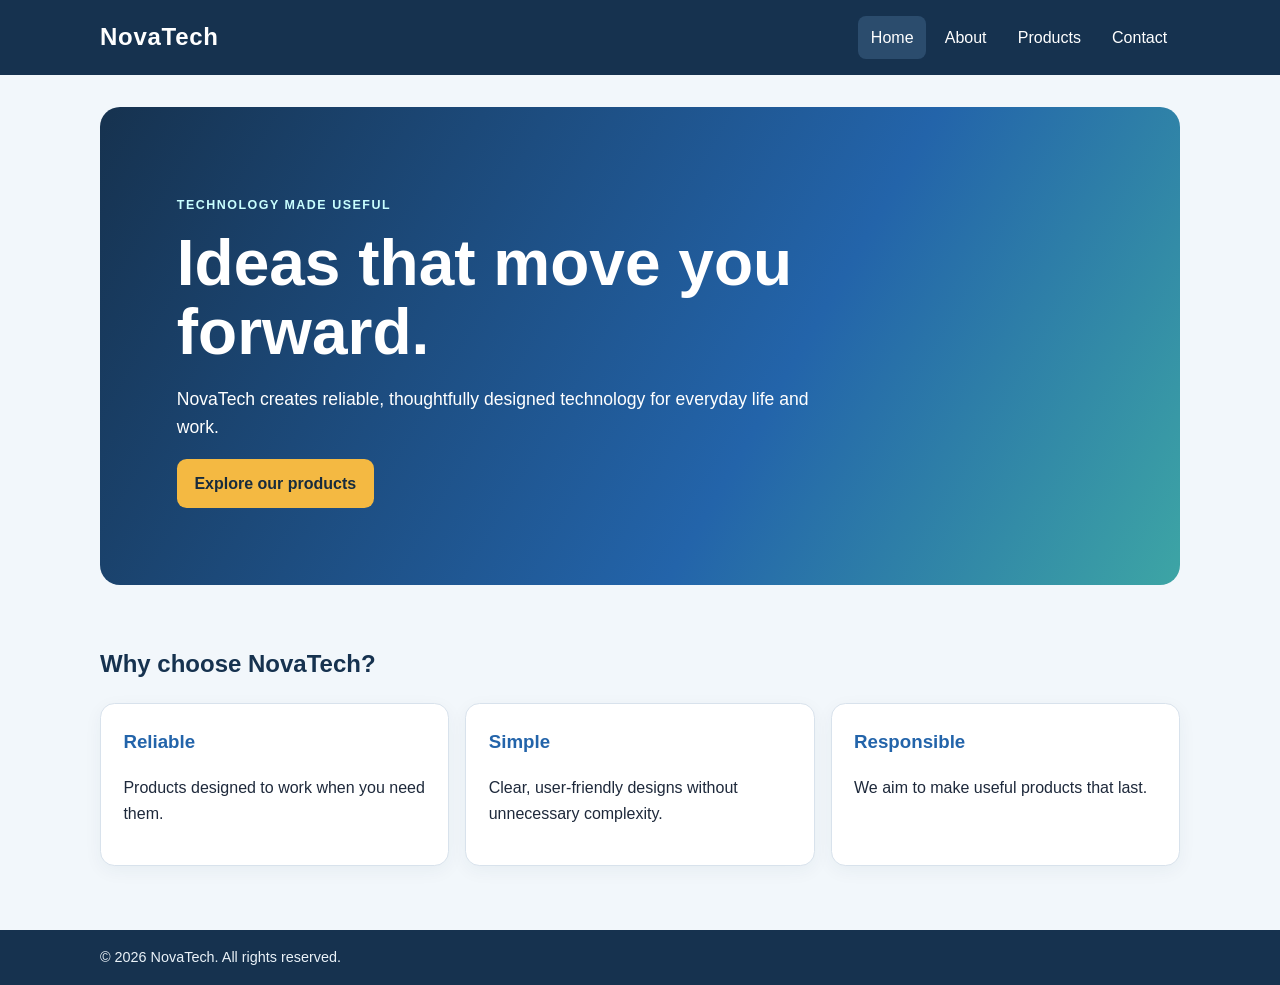
<file: index.html>
<!doctype html>
<html lang="en">
<head>
  <meta charset="utf-8">
  <meta name="viewport" content="width=device-width, initial-scale=1">
  <meta name="description" content="Welcome to NovaTech, a company creating practical technology products.">
  <title>Home | NovaTech</title>
  <link rel="stylesheet" href="style.css">
</head>
<body>
  <header class="site-header">
    <div class="container header-inner">
      <a class="brand" href="index.html">NovaTech</a>
      <nav aria-label="Main navigation">
        <ul class="nav-list">
          <li><a aria-current="page" href="index.html">Home</a></li>
          <li><a href="about.html">About</a></li>
          <li><a href="products.html">Products</a></li>
          <li><a href="contact.html">Contact</a></li>
        </ul>
      </nav>
    </div>
  </header>
  <main class="container">
    <section class="hero">
      <p class="eyebrow">Technology made useful</p>
      <h1>Ideas that move you forward.</h1>
      <p>NovaTech creates reliable, thoughtfully designed technology for everyday life and work.</p>
      <a class="button" href="products.html">Explore our products</a>
    </section>
    <section class="section">
      <h2>Why choose NovaTech?</h2>
      <div class="cards">
        <article class="card"><h3>Reliable</h3><p>Products designed to work when you need them.</p></article>
        <article class="card"><h3>Simple</h3><p>Clear, user-friendly designs without unnecessary complexity.</p></article>
        <article class="card"><h3>Responsible</h3><p>We aim to make useful products that last.</p></article>
      </div>
    </section>
  </main>
  <footer class="site-footer"><div class="container"><p>&copy; 2026 NovaTech. All rights reserved.</p></div></footer>
</body>
</html>
</file>
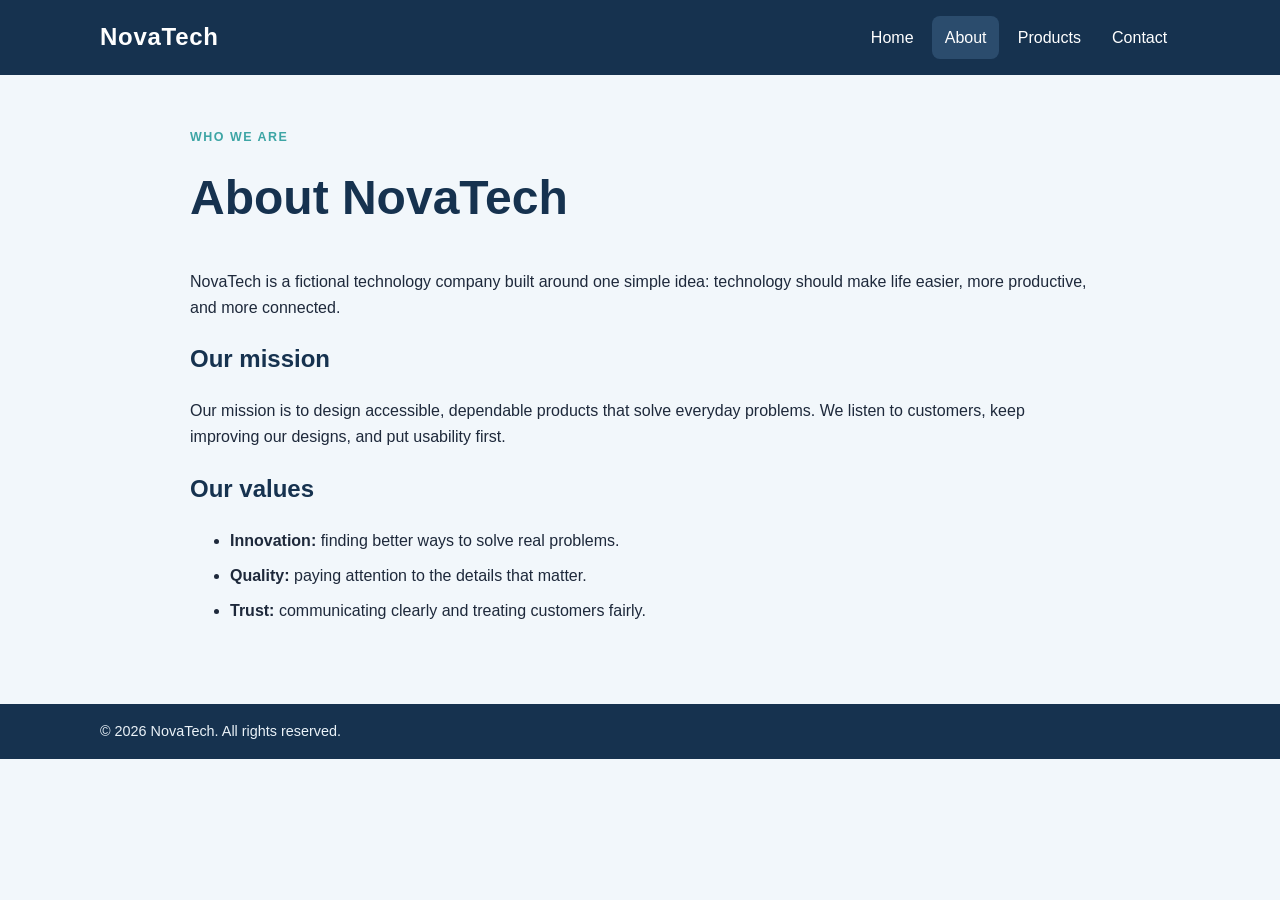
<file: about.html>
<!doctype html>
<html lang="en">
<head>
  <meta charset="utf-8">
  <meta name="viewport" content="width=device-width, initial-scale=1">
  <meta name="description" content="Learn about NovaTech and its mission.">
  <title>About | NovaTech</title>
  <link rel="stylesheet" href="style.css">
</head>
<body>
  <header class="site-header">
    <div class="container header-inner">
      <a class="brand" href="index.html">NovaTech</a>
      <nav aria-label="Main navigation">
        <ul class="nav-list">
          <li><a href="index.html">Home</a></li>
          <li><a aria-current="page" href="about.html">About</a></li>
          <li><a href="products.html">Products</a></li>
          <li><a href="contact.html">Contact</a></li>
        </ul>
      </nav>
    </div>
  </header>
  <main class="container page-content">
    <p class="eyebrow">Who we are</p>
    <h1>About NovaTech</h1>
    <p>NovaTech is a fictional technology company built around one simple idea: technology should make life easier, more productive, and more connected.</p>
    <h2>Our mission</h2>
    <p>Our mission is to design accessible, dependable products that solve everyday problems. We listen to customers, keep improving our designs, and put usability first.</p>
    <h2>Our values</h2>
    <ul class="value-list">
      <li><strong>Innovation:</strong> finding better ways to solve real problems.</li>
      <li><strong>Quality:</strong> paying attention to the details that matter.</li>
      <li><strong>Trust:</strong> communicating clearly and treating customers fairly.</li>
    </ul>
  </main>
  <footer class="site-footer"><div class="container"><p>&copy; 2026 NovaTech. All rights reserved.</p></div></footer>
</body>
</html>
</file>
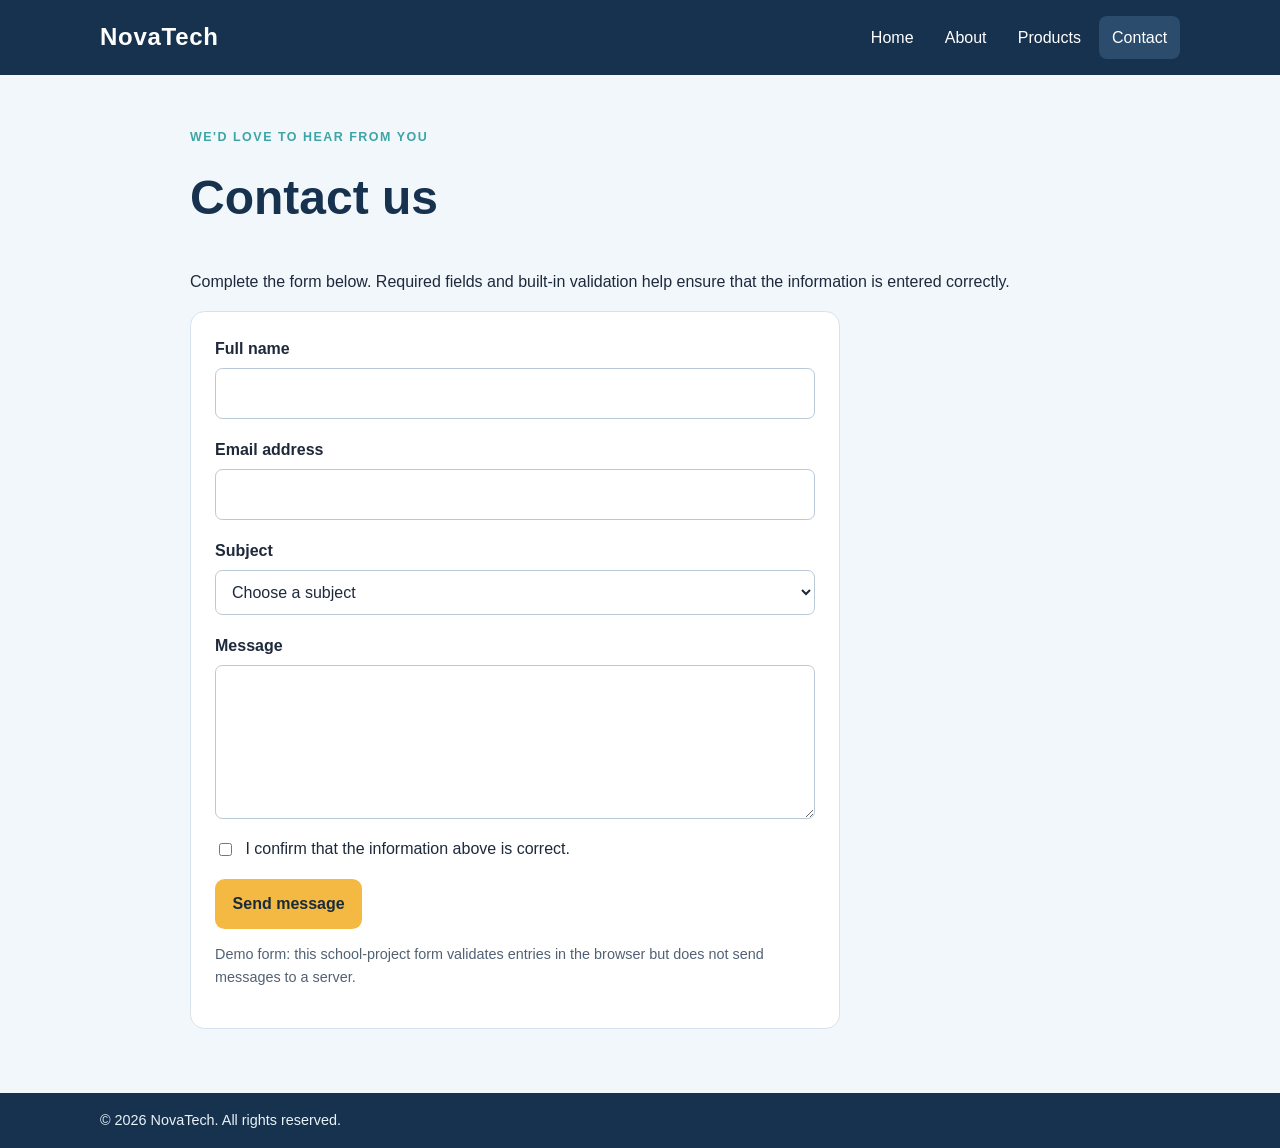
<file: contact.html>
<!doctype html>
<html lang="en">
<head>
  <meta charset="utf-8">
  <meta name="viewport" content="width=device-width, initial-scale=1">
  <meta name="description" content="Contact NovaTech with a question or message.">
  <title>Contact | NovaTech</title>
  <link rel="stylesheet" href="style.css">
</head>
<body>
  <header class="site-header">
    <div class="container header-inner">
      <a class="brand" href="index.html">NovaTech</a>
      <nav aria-label="Main navigation">
        <ul class="nav-list">
          <li><a href="index.html">Home</a></li>
          <li><a href="about.html">About</a></li>
          <li><a href="products.html">Products</a></li>
          <li><a aria-current="page" href="contact.html">Contact</a></li>
        </ul>
      </nav>
    </div>
  </header>
  <main class="container page-content">
    <p class="eyebrow">We'd love to hear from you</p>
    <h1>Contact us</h1>
    <p>Complete the form below. Required fields and built-in validation help ensure that the information is entered correctly.</p>
    <form class="contact-form" action="#" method="get">
      <div class="form-field">
        <label for="name">Full name</label>
        <input id="name" name="name" type="text" autocomplete="name" minlength="2" maxlength="80" required>
      </div>
      <div class="form-field">
        <label for="email">Email address</label>
        <input id="email" name="email" type="email" autocomplete="email" required>
      </div>
      <div class="form-field">
        <label for="topic">Subject</label>
        <select id="topic" name="topic" required>
          <option value="">Choose a subject</option>
          <option value="products">Product question</option>
          <option value="support">Customer support</option>
          <option value="other">Other</option>
        </select>
      </div>
      <div class="form-field">
        <label for="message">Message</label>
        <textarea id="message" name="message" rows="5" minlength="10" maxlength="1000" required></textarea>
      </div>
      <div class="form-field checkbox-field">
        <input id="confirm" name="confirm" type="checkbox" required>
        <label for="confirm">I confirm that the information above is correct.</label>
      </div>
      <button class="button" type="submit">Send message</button>
      <p class="note">Demo form: this school-project form validates entries in the browser but does not send messages to a server.</p>
    </form>
  </main>
  <footer class="site-footer"><div class="container"><p>&copy; 2026 NovaTech. All rights reserved.</p></div></footer>
</body>
</html>
</file>
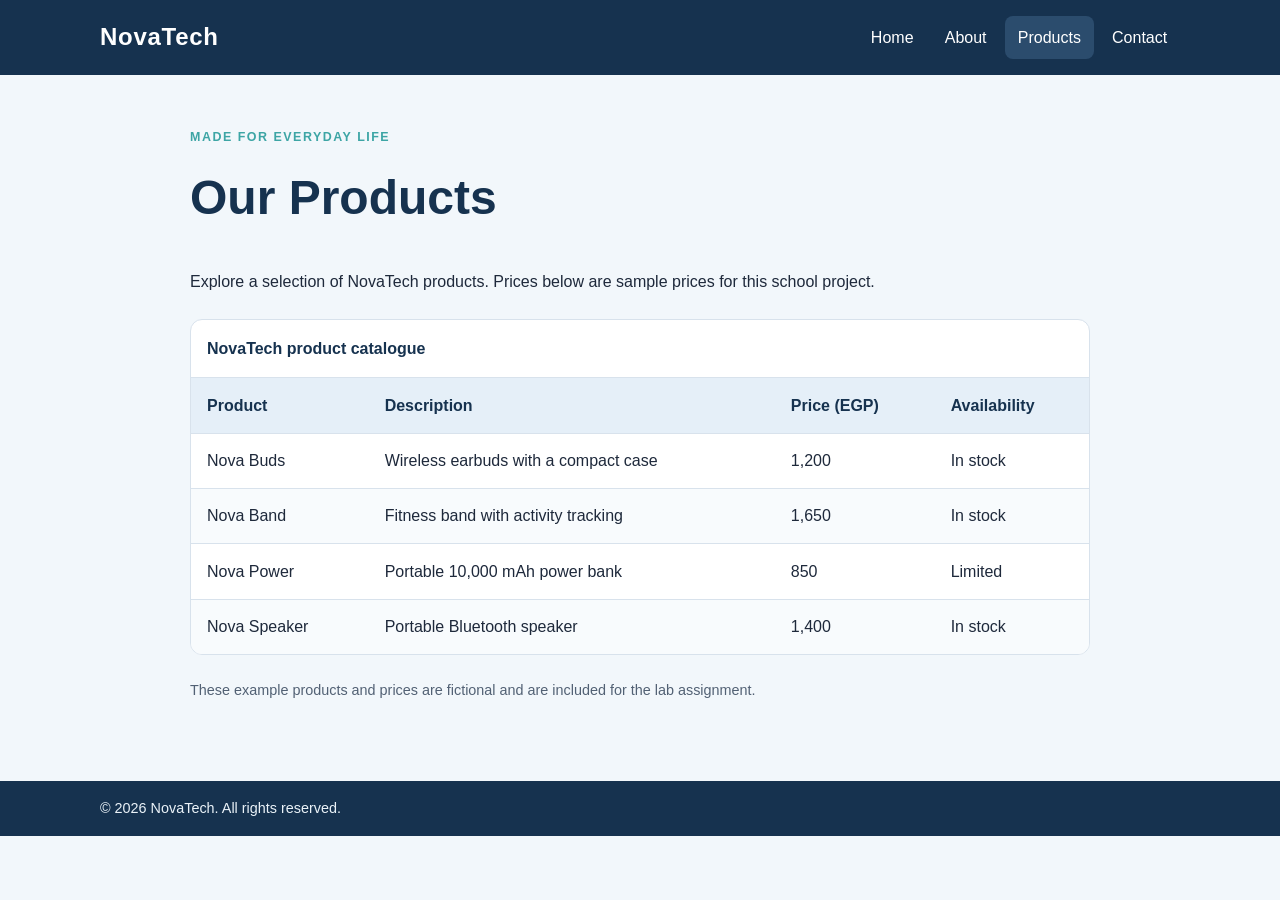
<file: products.html>
<!doctype html>
<html lang="en">
<head>
  <meta charset="utf-8">
  <meta name="viewport" content="width=device-width, initial-scale=1">
  <meta name="description" content="Explore NovaTech products and prices.">
  <title>Products | NovaTech</title>
  <link rel="stylesheet" href="style.css">
</head>
<body>
  <header class="site-header">
    <div class="container header-inner">
      <a class="brand" href="index.html">NovaTech</a>
      <nav aria-label="Main navigation">
        <ul class="nav-list">
          <li><a href="index.html">Home</a></li>
          <li><a href="about.html">About</a></li>
          <li><a aria-current="page" href="products.html">Products</a></li>
          <li><a href="contact.html">Contact</a></li>
        </ul>
      </nav>
    </div>
  </header>
  <main class="container page-content">
    <p class="eyebrow">Made for everyday life</p>
    <h1>Our Products</h1>
    <p>Explore a selection of NovaTech products. Prices below are sample prices for this school project.</p>
    <div class="table-wrap">
      <table>
        <caption>NovaTech product catalogue</caption>
        <thead>
          <tr><th scope="col">Product</th><th scope="col">Description</th><th scope="col">Price (EGP)</th><th scope="col">Availability</th></tr>
        </thead>
        <tbody>
          <tr><td>Nova Buds</td><td>Wireless earbuds with a compact case</td><td>1,200</td><td>In stock</td></tr>
          <tr><td>Nova Band</td><td>Fitness band with activity tracking</td><td>1,650</td><td>In stock</td></tr>
          <tr><td>Nova Power</td><td>Portable 10,000 mAh power bank</td><td>850</td><td>Limited</td></tr>
          <tr><td>Nova Speaker</td><td>Portable Bluetooth speaker</td><td>1,400</td><td>In stock</td></tr>
        </tbody>
      </table>
    </div>
    <p class="note">These example products and prices are fictional and are included for the lab assignment.</p>
  </main>
  <footer class="site-footer"><div class="container"><p>&copy; 2026 NovaTech. All rights reserved.</p></div></footer>
</body>
</html>
</file>
<file: style.css>
/* Shared styles for all NovaTech pages */
:root {
  color-scheme: light;
  --navy: #16324f;
  --blue: #2364aa;
  --teal: #3da5a5;
  --pale: #f2f7fb;
  --ink: #1e293b;
  --muted: #526174;
  --white: #ffffff;
  --border: #d8e2ec;
}
* { box-sizing: border-box; }
body {
  margin: 0;
  font-family: Arial, Helvetica, sans-serif;
  line-height: 1.6;
  color: var(--ink);
  background: var(--pale);
}
a { color: var(--blue); }
a:focus-visible, input:focus-visible, select:focus-visible, textarea:focus-visible, button:focus-visible {
  outline: 3px solid #f4b942;
  outline-offset: 3px;
}
.container { width: min(1080px, calc(100% - 2rem)); margin-inline: auto; }
.site-header { background: var(--navy); color: var(--white); }
.header-inner { display: flex; align-items: center; justify-content: space-between; gap: 1.5rem; padding-block: 1rem; }
.brand { color: var(--white); text-decoration: none; font-size: 1.5rem; font-weight: 800; letter-spacing: .03em; }
.nav-list { display: flex; flex-wrap: wrap; gap: .35rem; list-style: none; padding: 0; margin: 0; }
.nav-list a { display: block; color: var(--white); text-decoration: none; padding: .55rem .8rem; border-radius: .5rem; }
.nav-list a:hover, .nav-list a[aria-current="page"] { background: #2b4c6d; }
.hero { margin-top: 2rem; padding: clamp(2rem, 6vw, 5rem); border-radius: 1.25rem; color: var(--white); background: linear-gradient(120deg, #16324f, #2364aa 62%, #3da5a5); }
.hero h1 { max-width: 720px; font-size: clamp(2.2rem, 6vw, 4rem); line-height: 1.08; margin: .35rem 0 1rem; }
.hero p:not(.eyebrow) { max-width: 650px; font-size: 1.1rem; }
.eyebrow { text-transform: uppercase; letter-spacing: .12em; font-size: .78rem; font-weight: 700; color: var(--teal); }
.hero .eyebrow { color: #c9ffff; }
.button { display: inline-block; border: 0; border-radius: .6rem; background: #f4b942; color: #172b3d; font: inherit; font-weight: 700; padding: .75rem 1.1rem; text-decoration: none; cursor: pointer; }
.button:hover { filter: brightness(.96); }
.section, .page-content { padding-block: 2.5rem 4rem; }
.section h2, .page-content h2 { color: var(--navy); }
.cards { display: grid; grid-template-columns: repeat(3, minmax(0, 1fr)); gap: 1rem; margin-top: 1.2rem; }
.card { background: var(--white); padding: 1.4rem; border: 1px solid var(--border); border-radius: .9rem; box-shadow: 0 5px 18px rgb(22 50 79 / 5%); }
.card h3 { margin-top: 0; color: var(--blue); }
.page-content { max-width: 900px; }
.page-content h1 { font-size: clamp(2rem, 5vw, 3rem); color: var(--navy); margin-top: 0; }
.value-list li { margin-block: .6rem; }
.table-wrap { overflow-x: auto; background: var(--white); border-radius: .75rem; border: 1px solid var(--border); margin-block: 1.5rem; }
table { width: 100%; border-collapse: collapse; text-align: left; }
caption { padding: 1rem; font-weight: 700; color: var(--navy); text-align: left; }
th, td { padding: .9rem 1rem; border-top: 1px solid var(--border); }
thead { background: #e5eff8; color: var(--navy); }
tbody tr:nth-child(even) { background: #f8fbfd; }
.note { color: var(--muted); font-size: .9rem; }
.contact-form { max-width: 650px; padding: 1.5rem; background: var(--white); border: 1px solid var(--border); border-radius: .9rem; }
.form-field { display: grid; gap: .4rem; margin-bottom: 1.1rem; }
.form-field label { font-weight: 700; }
input, select, textarea { width: 100%; border: 1px solid #b9c8d6; border-radius: .45rem; padding: .75rem; font: inherit; color: var(--ink); background: var(--white); }
textarea { resize: vertical; }
.checkbox-field { display: flex; align-items: flex-start; gap: .65rem; }
.checkbox-field input { width: auto; margin-top: .45rem; }
.checkbox-field label { font-weight: 400; }
.site-footer { background: var(--navy); color: #eaf2f8; padding-block: 1rem; }
.site-footer p { margin: 0; font-size: .9rem; }
@media (max-width: 700px) {
  .header-inner { align-items: flex-start; flex-direction: column; gap: .6rem; }
  .nav-list a { padding: .45rem .6rem; }
  .cards { grid-template-columns: 1fr; }
  th, td { padding: .7rem; }
}
</file>
